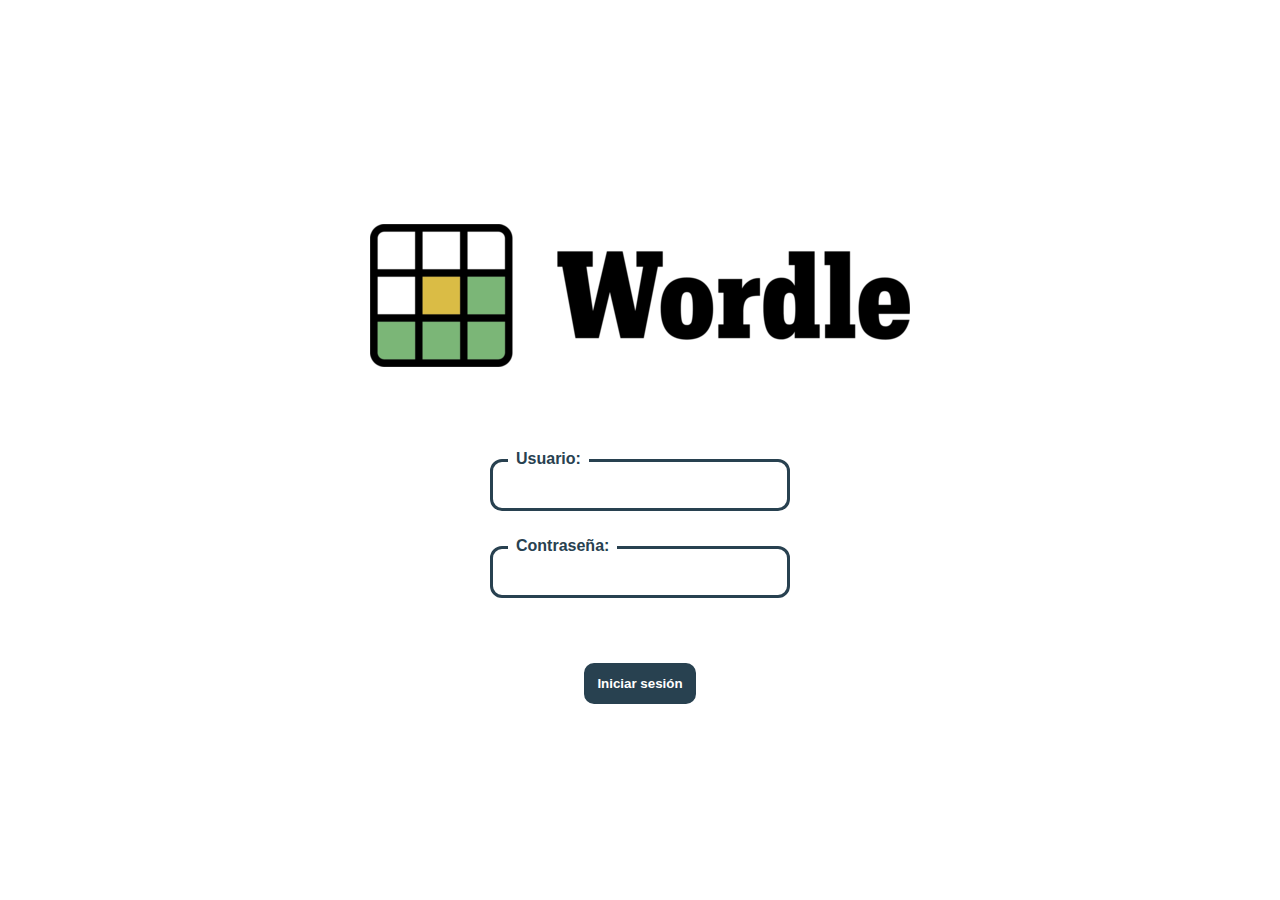
<file: index.html>
<!DOCTYPE html>
<html lang="es">
  <head>
    <meta charset="UTF-8" />
    <meta name="viewport" content="width=device-width, initial-scale=1.0" />
    <link rel="stylesheet" href="css/styles.css" />
    <link rel="stylesheet" href="css/index.css" />
    <title>Iniciar Sesión - Wordle</title>
  </head>
  <body>
    <section>
      <img src="img/wordle-logo.png" alt="logo de wordle" />
    </section>
    <form>
      <div id="usuario-container" class="input-text">
        <label for="usuario">Usuario: </label>
        <input type="text" name="usuario" id="usuario" />
      </div>
      <div id="password-container" class="input-text">
        <label for="password">Contraseña: </label>
        <input type="password" name="password" id="password" />
        <span id="mensaje-error"></span>
      </div>
      <button class="boton-principal" name="iniciar-sesion" id="iniciar-sesion">
        Iniciar sesión
      </button>
    </form>
    <script src="js/jquery-3.7.1.js"></script>
    <script type="module" src="js/main.js"></script>
  </body>
</html>
</file>
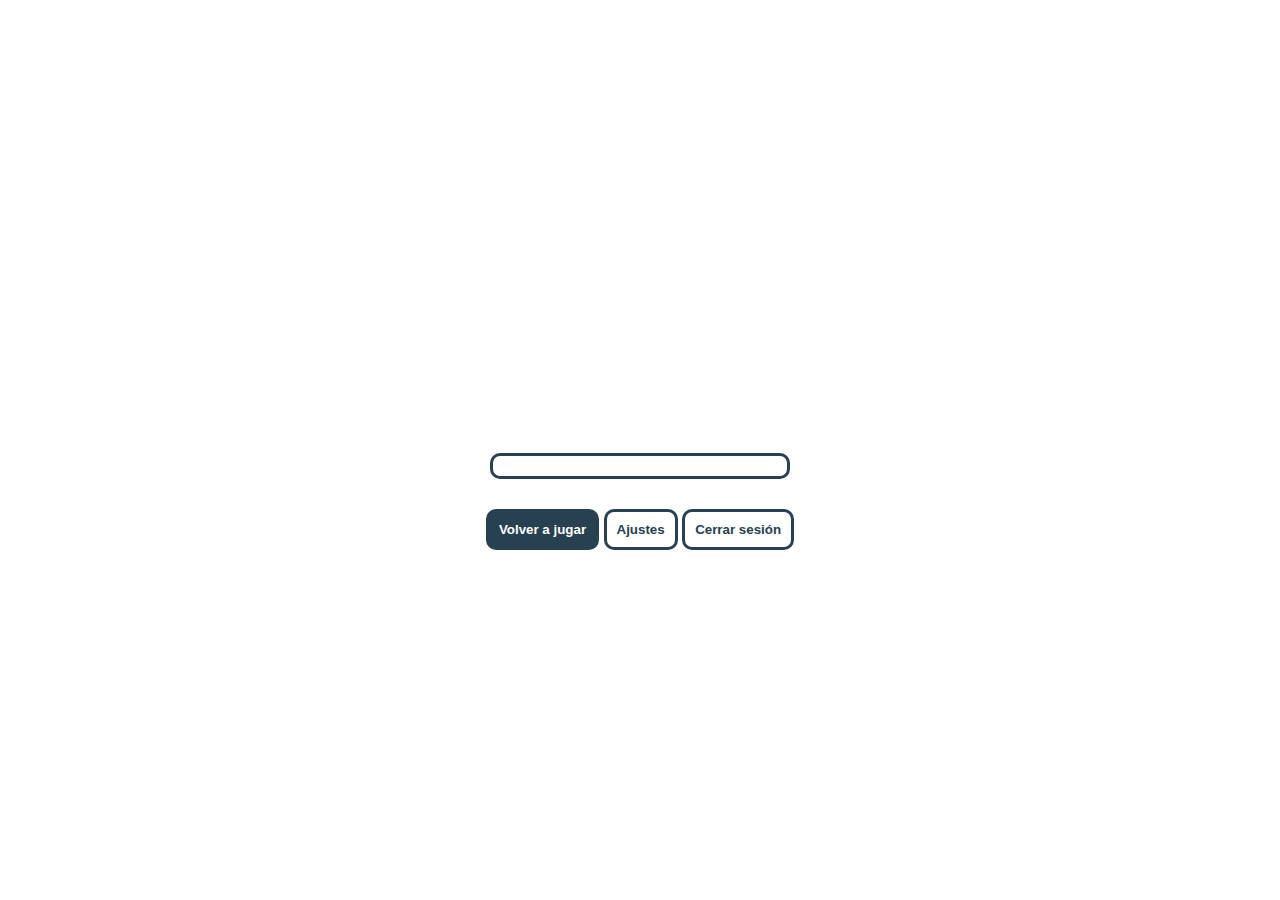
<file: estadisticas.html>
<!DOCTYPE html>
<html lang="es">
  <head>
    <meta charset="UTF-8" />
    <meta name="viewport" content="width=device-width, initial-scale=1.0" />
    <link rel="stylesheet" href="css/styles.css" />
    <link rel="stylesheet" href="css/estadisticas.css" />
    <title>Document</title>
  </head>
  <body>
    <h1 id="titulo"></h1>
    <section id="info">
      <article id="tablero-color">
        <pre></pre>
      </article>
      <article id="estadisticas"></article>
      <article id="botones">
        <button class="boton-principal" id="restart">Volver a jugar</button>
        <button class="boton-secundario" id="ajustes">Ajustes</button>
        <button class="boton-secundario" id="close">Cerrar sesión</button>
      </article>
    </section>
    <script src="js/jquery-3.7.1.js"></script>
    <script type="module" src="js/estadisticas.js"></script>
  </body>
</html>
</file>
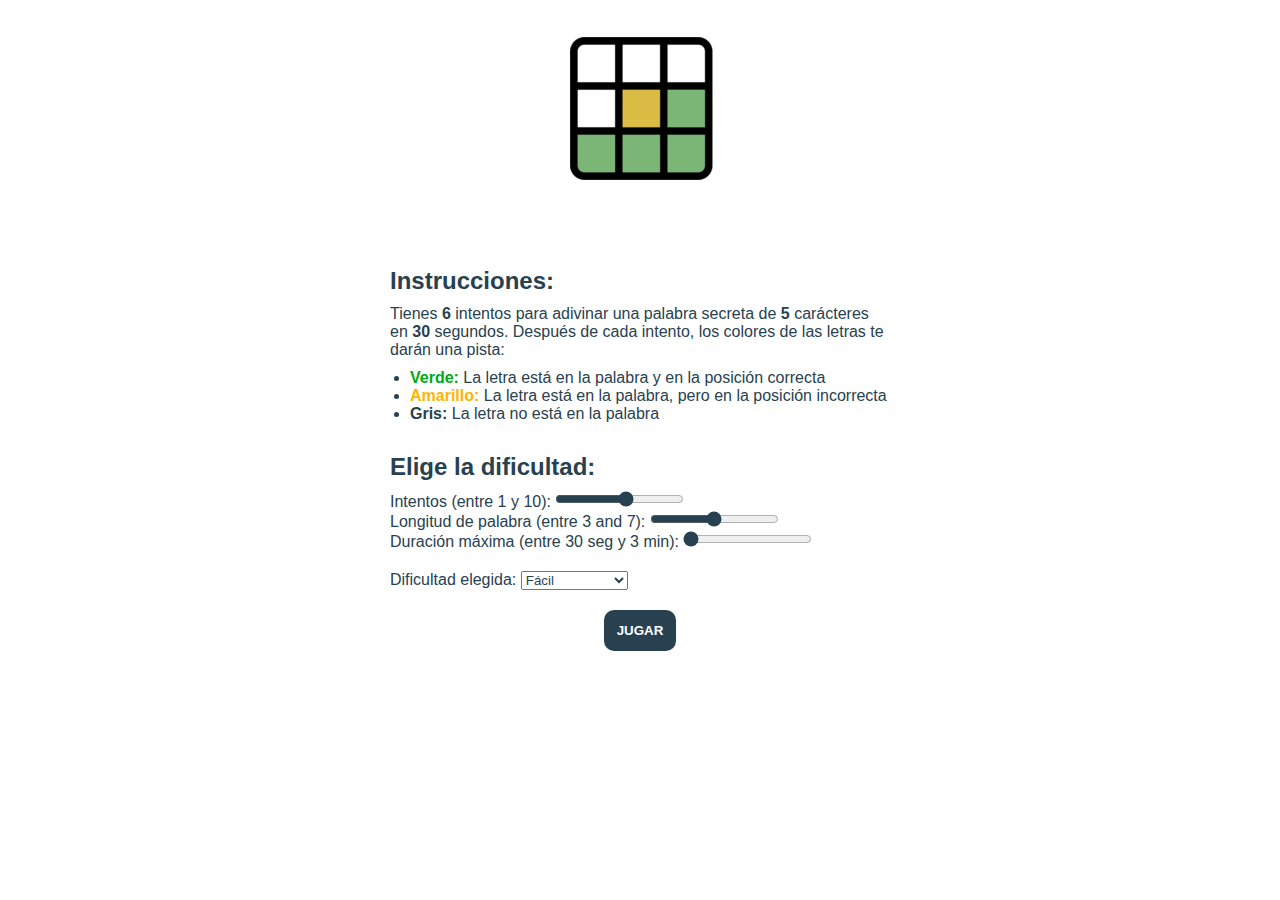
<file: instrucciones.html>
<!DOCTYPE html>
<html lang="es">
  <head>
    <meta charset="UTF-8" />
    <meta name="viewport" content="width=device-width, initial-scale=1.0" />
    <link rel="stylesheet" href="css/styles.css">
    <link rel="stylesheet" href="css/instrucciones.css">
    <title>Instrucciones - Wordle</title>
  </head>
  <body>
    <hero>
      <img src="img/wordle-logo.png" alt="logo de wordle" />
    </hero>
    <section>

      <article>
      <h2>Instrucciones:</h2>
      <p>Tienes <span id="intentos-instrucciones">6</span>
        intentos para adivinar una palabra secreta de
        <span id="longitud-instrucciones">5</span>
        carácteres en <span id="duracion-instrucciones">105</span>
        segundos. Después de cada intento, los colores de las letras
        te darán una pista:
      </p>
      <ul>
        <li>
          <span class="verde">Verde:</span>
          La letra está en la palabra y en la posición correcta
        </li>
        <li>
          <span class="amarillo">Amarillo:</span> 
          La letra está en la palabra, pero en la posición incorrecta
        </li>
        <li>
          <span class="gris">Gris:</span>
          La letra no está en la palabra
        </li>
      </ul>
      </article>
      <h2>Elige la dificultad:</h2>
      
      <form>
        <article>
        <div>
          <label for="intentos">Intentos (entre 1 y 10):</label>
          <input type="range" id="intentos" name="intentos" min="1" max="10"></input>
        </div>
        <div>
          <label for="longitud">Longitud de palabra (entre 3 and 7):</label>
          <input type="range" id="longitud" name="longitud" min="3" max="7"></input>
        </div>
        <div>
          <label for="duracion">Duración máxima (entre 30 seg y 3 min):</label>
          <input type="range" id="duracion" name="tiempo" min="30" max="180"></input>
        </div>
        </article>
        <article>
          <label for="predefinidos">Dificultad elegida: </label>
          <select name="predefinidos" id="predefinidos">
            <option value="facil">Fácil</option>
            <option value="intermedio">Intermedio</option>
            <option value="dificil">Difícil</option>
            <option value="personalizada">Personalizada</option>
          </select>
        </article>
        <button class="boton-principal">JUGAR</button>
      </form>
    </section>
    <script src="js/jquery-3.7.1.js"></script>
    <script type="module" src="js/instrucciones.js"></script>
  </body>
</html>
</file>
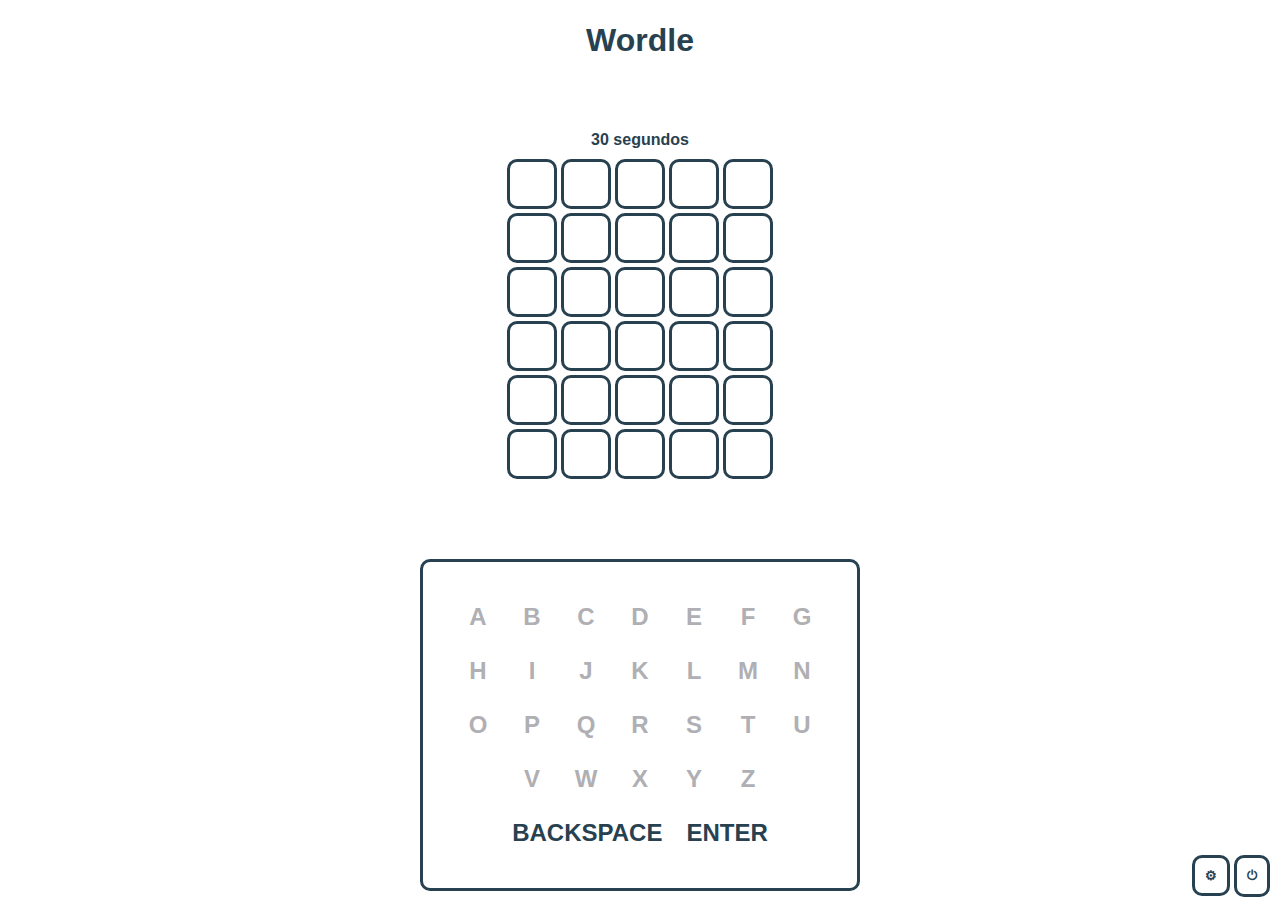
<file: juego.html>
<!DOCTYPE html>
<html lang="es">
  <head>
    <meta charset="UTF-8" />
    <meta name="viewport" content="width=device-width, initial-scale=1.0" />
    <link rel="stylesheet" href="css/styles.css" />
    <link rel="stylesheet" href="css/juego.css" />
    <title>Wordle</title>
  </head>
  <body>
    <h1>Wordle</h1>
    <section>
      <h4 id="info"><span id="tiempo"></span> segundos</h4>
      <article id="tablero"></article>
    </section>
    <section id="teclado"></section>
    <section id="ajustes">
      <button id="btn-ajustes" class="boton-secundario">⚙︎</button>
      <button id="cerrar-sesion" class="boton-secundario">⏻</button>
    </section>
    <audio id="sonido-tecla" src="recursos/keypress.mp3"></audio>
  </body>
  <script src="js/jquery-3.7.1.js"></script>
  <script type="module" src="js/juego.js"></script>
</html>
</file>
<file: css/styles.css>
:root {
  --primario: #284150;
  --secundario: #afafb4;
  --rojo: #d24639ff;
  --amarillo: #ffb400ff;
  --verde: #00aa0fff;
}

* {
  margin: 0;
  padding: 0;
  box-sizing: border-box;
  font-family: Arial, Helvetica, sans-serif;
  color: var(--primario);
}

button {
  width: max-content;
  padding: 10px;
  border-radius: 10px;
  cursor: pointer;
  font-weight: 600;
}

p, label {
  font-size: 1rem;
}

.boton-principal {
  border: 3px solid var(--primario);
  background-color: var(--primario);
  color: white;
}

.boton-principal:active {
  background-color: white;
  color: var(--primario);
}

.boton-secundario {
  border: 3px solid var(--primario);
  background-color: white;
  color: var(--primario);
}

.boton-secundario:active {
  background-color: var(--primario);
  color: white;
}

.boton-terciario {
  border: 3px solid var(--secundario);
  background-color: white;
  color: var(--secundario);
}
</file>
<file: css/index.css>
body {
  display: flex;
  flex-direction: column;
  justify-content: center;
  align-items: center;
  height: 99vh;
}

form{
  display: flex;
  flex-direction: column;
  justify-content: center;
  align-items: center;
}

img {
  margin-bottom: 60px
}


form > button {
  margin-top: 45px;
}

.input-text {
  position: relative; 
  border: 3px solid var(--primario);
  width: 300px; 
  border-radius: 12px; 
  margin-top: 15px; 
  margin-bottom: 20px; 
  
}

.input-text > label {
  position: absolute;  
  top: -12px;         
  left: 15px;
  background-color: white; 
  padding: 0 8px; 
  color: var(--primario);
  font-weight: 600; 
}

.input-text > input {
  border: 0;
  outline: none; 
  width: 100%;
  background-color: transparent;
  padding: 16px 15px 12px 15px; 
  font-size: 1rem;
}

.input-erronea {
  border-color: var(--rojo) ;
}

.input-erronea > label{
  color: var(--rojo);
}

.input-erronea > input{
  color: var(--rojo);
}

#mensaje-error {
  color: var(--rojo);
  position: absolute;  
  top: 50px;         
  left: 8px;
  font-size: 0.75rem;
  font-weight: 600;
  content: "Contraseña incorrecta";
}
</file>
<file: css/estadisticas.css>
#tablero-color {
  display: flex;
  flex-direction: column;
  justify-content: center;
  align-items: center;
  gap: 10px
}

pre {
  width: min-content;
}

#estadisticas {
  width: 300px;
  border: 3px solid var(--primario);
  border-radius: 10px;
  padding: 10px;
}
.titulo-estadistica {
  font-weight: 600;
  padding-right: 6px;
}

body {
  height: 99vh;
  display: grid;
  grid-template-columns: repeat(1, 1fr);
  grid-template-rows: 1fr 10fr;
  gap: 0px;
}

h1 {
  display: flex;
  justify-content: center;
  align-items: center;
}

#info {
  display: flex;
  flex-direction: column;
  justify-content: center;
  align-items: center;
  gap: 30px;
}
</file>
<file: css/instrucciones.css>
body {
  display: flex;
  flex-direction: column;
  align-items: center;
}

h2 {
  margin-top: 30px;
  margin-bottom: 10px;
}

p {
  margin-bottom: 10px;
}

li {
  margin-left: 20px;
}

section {
  max-width: 500px;
}

img {
  padding-left: 400px;
  margin-bottom: 40px;
  clip-path: inset(0px 400px 0px 0px);
}

input{
 accent-color: var(--primario);
}

span {
  font-weight: 600;
}

form {
  display: flex;
  flex-direction: column;
  align-items: center;
  font-size: 16px;
  gap: 20px
}

form > article {
  width: 100%;
}

.verde {
  color: var(--verde);
  font-weight: 600;
}

.amarillo {
  color: var(--amarillo);
  font-weight: 600;
}

.gris {
  color: var(--primario);
  font-weight: 600;
}
</file>
<file: css/juego.css>
h1{
  text-align: center;
  padding: 22px;
}

body {
  height: 99vh;
  display: flex;
  flex-direction: column;
  justify-content: space-between;
  align-items: center;
  
}

#tablero {
  width: min-content;
  display: grid;
  gap: 4px;
  font-weight: 600;
  font-size: 24px;
  margin-bottom: 30px;
}

#tablero div {
  border: 3px solid var(--primario);
  border-radius: 10px;
  width: 50px;
  height: 50px;
  display: flex;
  justify-content: center;
  align-items: center;
  text-transform: capitalize;
}

#teclado{
  padding: 30px;
  width: 440px;
  border: 3px solid var(--primario);
  border-radius: 10px;
  display: flex;
  flex-wrap: wrap;
  justify-content: center;
  gap: 4px;
  user-select: none;
  
}


#ajustes {
  position: absolute;
  bottom: 3px;
  right: 10px
}

#teclado div {
  cursor: pointer;
  color: var(--secundario);
  min-width: 50px;
  height: 50px;
  font-weight: 600;
  font-size: 24px;
  display: flex;
  justify-content: center;
  align-items: center;
  padding: 10px;
}

#info {
  text-align: center;
  margin-bottom: 10px;
}

#backspace, #enter {
  color: var(--primario) !important; 
}

.verde {
  background-color: var(--verde);
}

.amarillo {
  background-color: var(--amarillo);
}

.gris {
  background-color: var(--primario);
  color: white;
}

.tecla-apretada {
  font-weight: 800 !important;
  color: var(--primario) !important;
}

#tablero div.dragging {
  opacity: 0.4;
  transform: scale(0.9);
}

#tablero div.dragover {
  opacity: 0.4;
  border-color: var(--verde);
}
</file>
